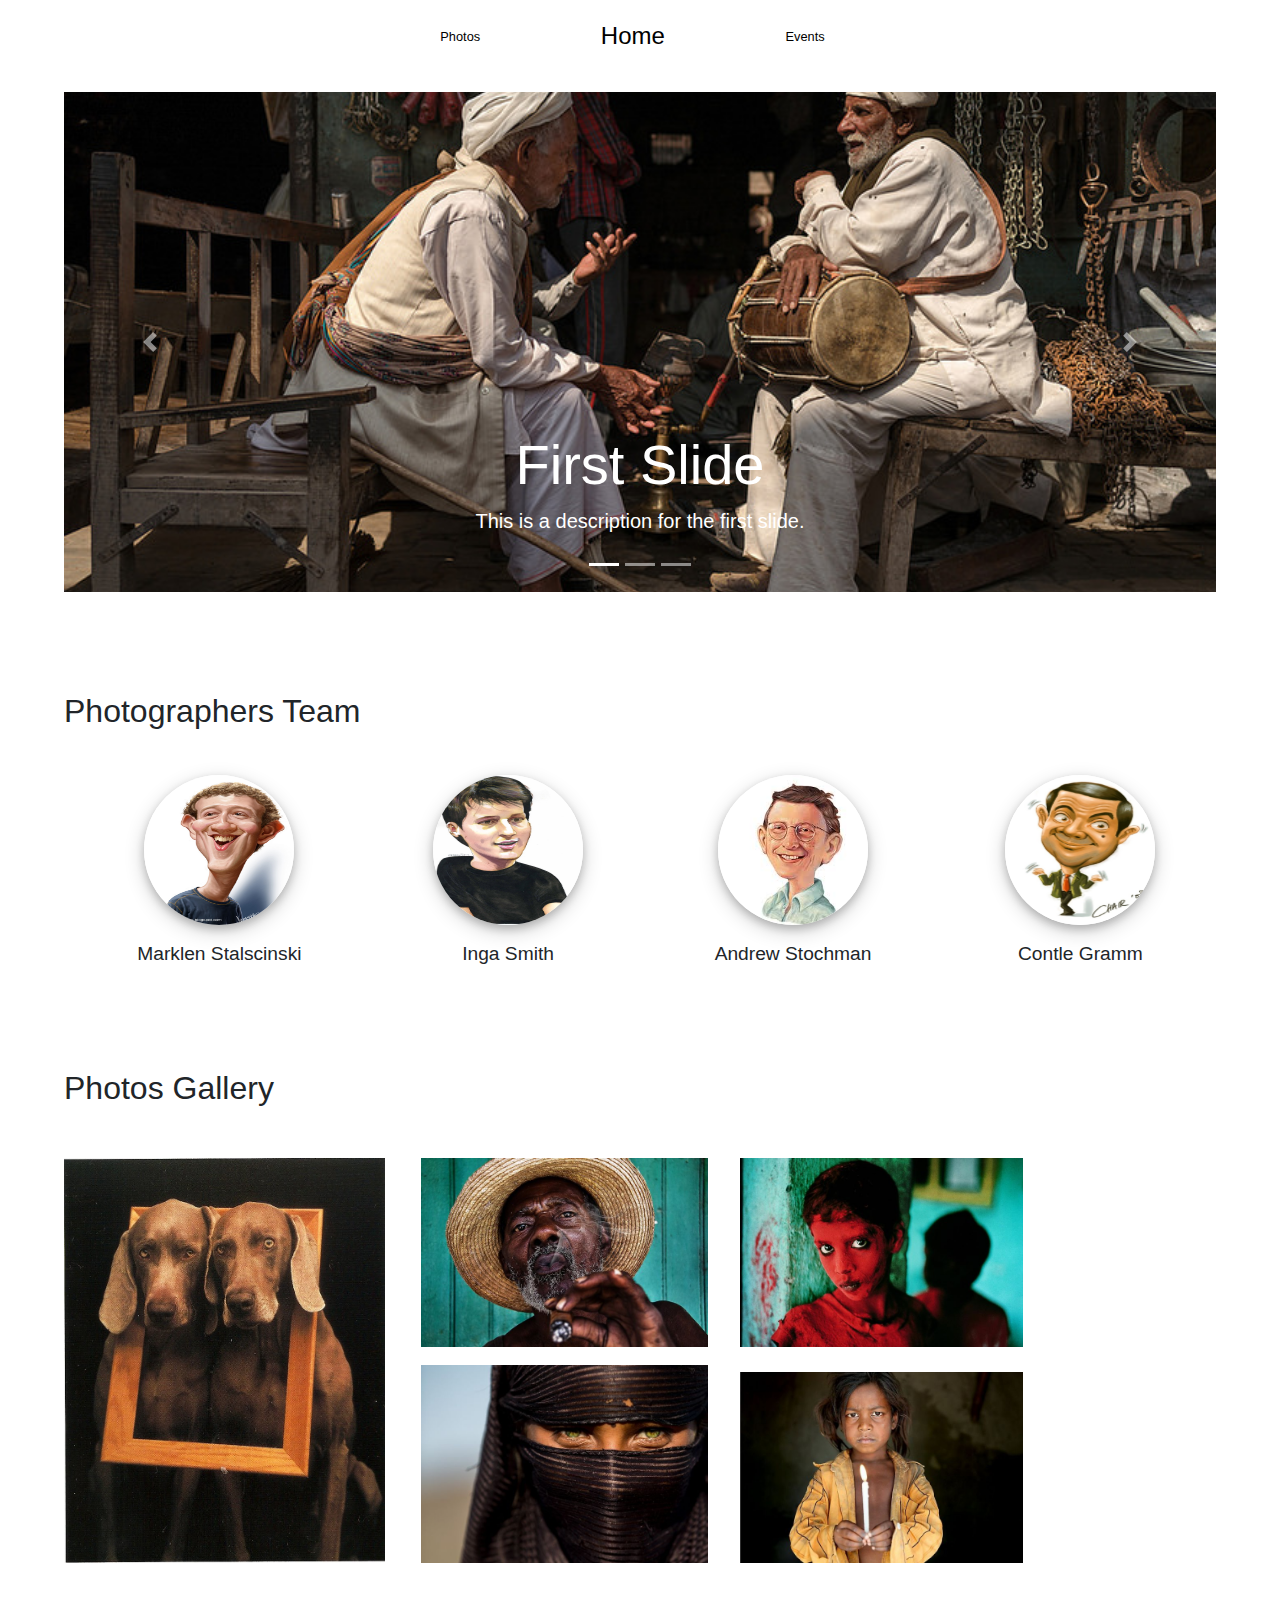
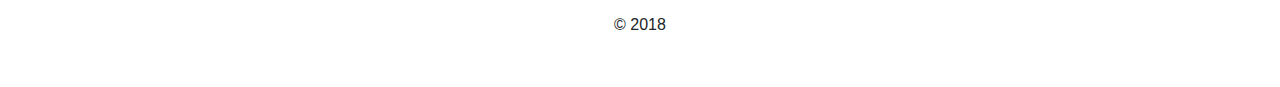
<file: index.html>
<!DOCTYPE html>
<html>
<head>
    <meta charset="utf-8">
    <title>plusminus</title>
  	<meta name="viewport" content="width=device-width, initial-scale=1">
    <link rel="stylesheet" href="https://maxcdn.bootstrapcdn.com/bootstrap/4.1.3/css/bootstrap.min.css">
    <link rel="stylesheet/less" type="text/css" href="cssANDless/style.less">
    <script src="https://ajax.googleapis.com/ajax/libs/jquery/3.3.1/jquery.min.js"></script>
    <script src="https://stackpath.bootstrapcdn.com/bootstrap/4.2.1/js/bootstrap.bundle.min.js"></script>
    <script src="js/less.min.js" ></script>
    
</head>
<body>
       <nav class="navbar container-fluid">
           <ul class="nav col-sm-5">
             	<li>
             		<a href="photos.html">Photos</a>
             	</li>
             	<li >
             		<a href="#" class="active">Home</a>
             	</li>
             	<li>
             		<a href="events.html">Events</a>
             	</li>
           </ul>
       </nav>
   <header>
   	  <div id="carouselExampleIndicators" class="carousel slide" data-ride="carousel">
   	    <ol class="carousel-indicators">
   	      <li data-target="#carouselExampleIndicators" data-slide-to="0" class="active"></li>
   	      <li data-target="#carouselExampleIndicators" data-slide-to="1"></li>
   	      <li data-target="#carouselExampleIndicators" data-slide-to="2"></li>
   	    </ol>
   	    <div class="carousel-inner" role="listbox">
   	      <div class="carousel-item active" style="background-image: url('photos/1.jpg')">
   	        <div class="carousel-caption d-none d-md-block">
   	          <h3 class="display-4">First Slide</h3>
   	          <p class="lead">This is a description for the first slide.</p>
   	        </div>
   	      </div>
	      <div class="carousel-item" style="background-image: url('photos/2.jpg')">
	        <div class="carousel-caption d-none d-md-block">
	          <h3 class="display-4">Second Slide</h3>
	          <p class="lead">This is a description for the second slide.</p>
	        </div>
	      </div>
	      <div class="carousel-item" style="background-image: url('photos/3.jpg')">
	        <div class="carousel-caption d-none d-md-block">
	          <h3 class="display-4">Third Slide</h3>
	          <p class="lead">This is a description for the third slide.</p>
	        </div>
	      </div>
	    </div>
	    <a class="carousel-control-prev" href="#carouselExampleIndicators" role="button" data-slide="prev">
        <span class="carousel-control-prev-icon" aria-hidden="true"></span>
        <span class="sr-only">Previous</span>
      </a>
	    <a class="carousel-control-next" href="#carouselExampleIndicators" role="button" data-slide="next">
        <span class="carousel-control-next-icon" aria-hidden="true"></span>
        <span class="sr-only">Next</span>
      </a>
	  </div>
	</header>
   <article class="team-article">
      <h2>Photographers Team</h2>
       <div class="container-block-team d-column d-sm-flex">
               <div class="img-team">
                  <div>
                    <img src="photos/team1.png" class="img-circle">
                  </div>
                  <div class="name-of-ph col-6 col-sm-12">
                    <span>Marklen Stalscinski</span>
                  </div>
               </div>
               <div class="img-team">
                  <div>
                    <img src="photos/team2.jpg" class="img-circle">
                  </div>
                  <div class="name-of-ph col-6 col-sm-12">
                    <span>Inga Smith</span>
                  </div>
               </div>
               
               <div class="img-team">
                  <div>
                    <img src="photos/team3.jpg" class="img-circle">
                  </div>
                  <div class="name-of-ph col-6 col-sm-12">
                    <span>Andrew Stochman</span>
                  </div>
               </div>
               
               <div class="img-team">
                  <div>
                    <img src="photos/team4.jpg" class="img-circle">
                  </div>
                  <div class="name-of-ph col-6 col-sm-12">
                    <span>Contle Gramm</span>
                  </div>
               </div>
       </div>
  </article>
  <section class="photo-row">
    <h2>Photos Gallery</h2>
    <div class="d-sm-flex">
      <div>
        <img src="photos/10.jpg" class="photo heighter">
      </div>
      <div class="photo-column ">
        <img src="photos/12.jpg" class="photo wide" >
        <img src="photos/14.jpg" class="photo wide">
      </div>
      <div class="photo-column ">
        <img src="photos/20.jpg" class="photo wide">
        <img src="photos/19.jpg" class="photo wide">
      </div>
    </div>
  </section>
   <footer>
       <p class="text-center">&copy 2018</p>
   </footer>
   <div id="myModal" class="modal">
      <span class="close">&times;</span>
      <div class="modal-content">
        <img src="photos/20.jpg" id="mySlide">
        <a class="prev">&#10094;</a>
        <a class="next">&#10095;</a>
      </div>
    </div>
   <script type="text/javascript" src="js/script.js" ></script>
</body>
</html>
</file>
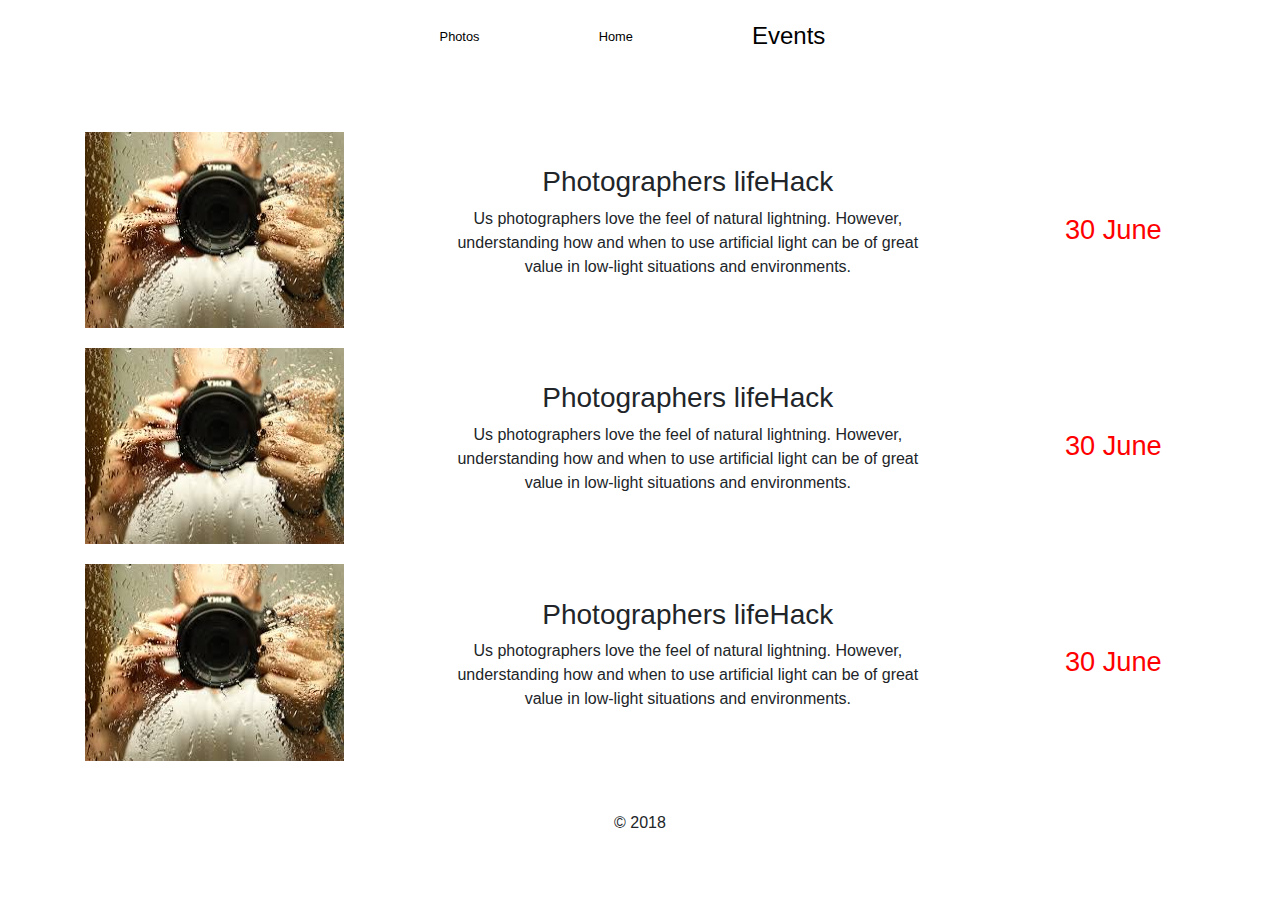
<file: events.html>
<!DOCTYPE html>
<html>
<head>
    <meta charset="utf-8">
    <title>plusminus</title>
    <meta name="viewport" content="width=device-width, initial-scale=1">
    <link rel="stylesheet" href="https://maxcdn.bootstrapcdn.com/bootstrap/4.1.3/css/bootstrap.min.css">
    <link rel="stylesheet/less" type="text/css" href="cssANDless/style.less">
    <script src="https://ajax.googleapis.com/ajax/libs/jquery/3.3.1/jquery.min.js"></script>
    <script src="https://stackpath.bootstrapcdn.com/bootstrap/4.2.1/js/bootstrap.bundle.min.js"></script>
    <script src="js/less.min.js" ></script>
</head>
<body>
   <nav class="navbar container-fluid">
       <ul class="nav col-sm-5">
          <li>
            <a href="photos.html">Photos</a>
          </li>
          <li >
            <a href="index.html">Home</a>
          </li>
          <li>
            <a href="#" class="active">Events</a>
          </li>
       </ul>
   </nav>
   <article>
       <div class="container mainevents">
          
          <div class="events">
            <img src="photos/events1.jpg" class="img">
            <div class="description d-none d-md-block">
              <h3>Photographers lifeHack</h3>
              <p>Us photographers love the feel of natural lightning. However, understanding how and when to use artificial light can be of great value in low-light situations and environments.</p>
            </div>
            <div class="date">
              <span>30 June</span>
            </div>
          </div>
          <div class="events">
            <img src="photos/events1.jpg" class="img">
            <div class="description  d-none d-md-block">
              <h3>Photographers lifeHack</h3>
              <p>Us photographers love the feel of natural lightning. However, understanding how and when to use artificial light can be of great value in low-light situations and environments.</p>
            </div>
            <div class="date">
              <span>30 June</span>
            </div>
          </div>
          <div class="events">
            <img src="photos/events1.jpg" class="img">
            <div class="description d-none d-md-block">
              <h3>Photographers lifeHack</h3>
              <p>Us photographers love the feel of natural lightning. However, understanding how and when to use artificial light can be of great value in low-light situations and environments.</p>
            </div>
            <div class="date">
              <span>30 June</span>
            </div>
          </div>
       </div>    
    </article>
   <footer>
       <p class="text-center">&copy 2018</p>
   </footer>
</body>
</html>
</file>
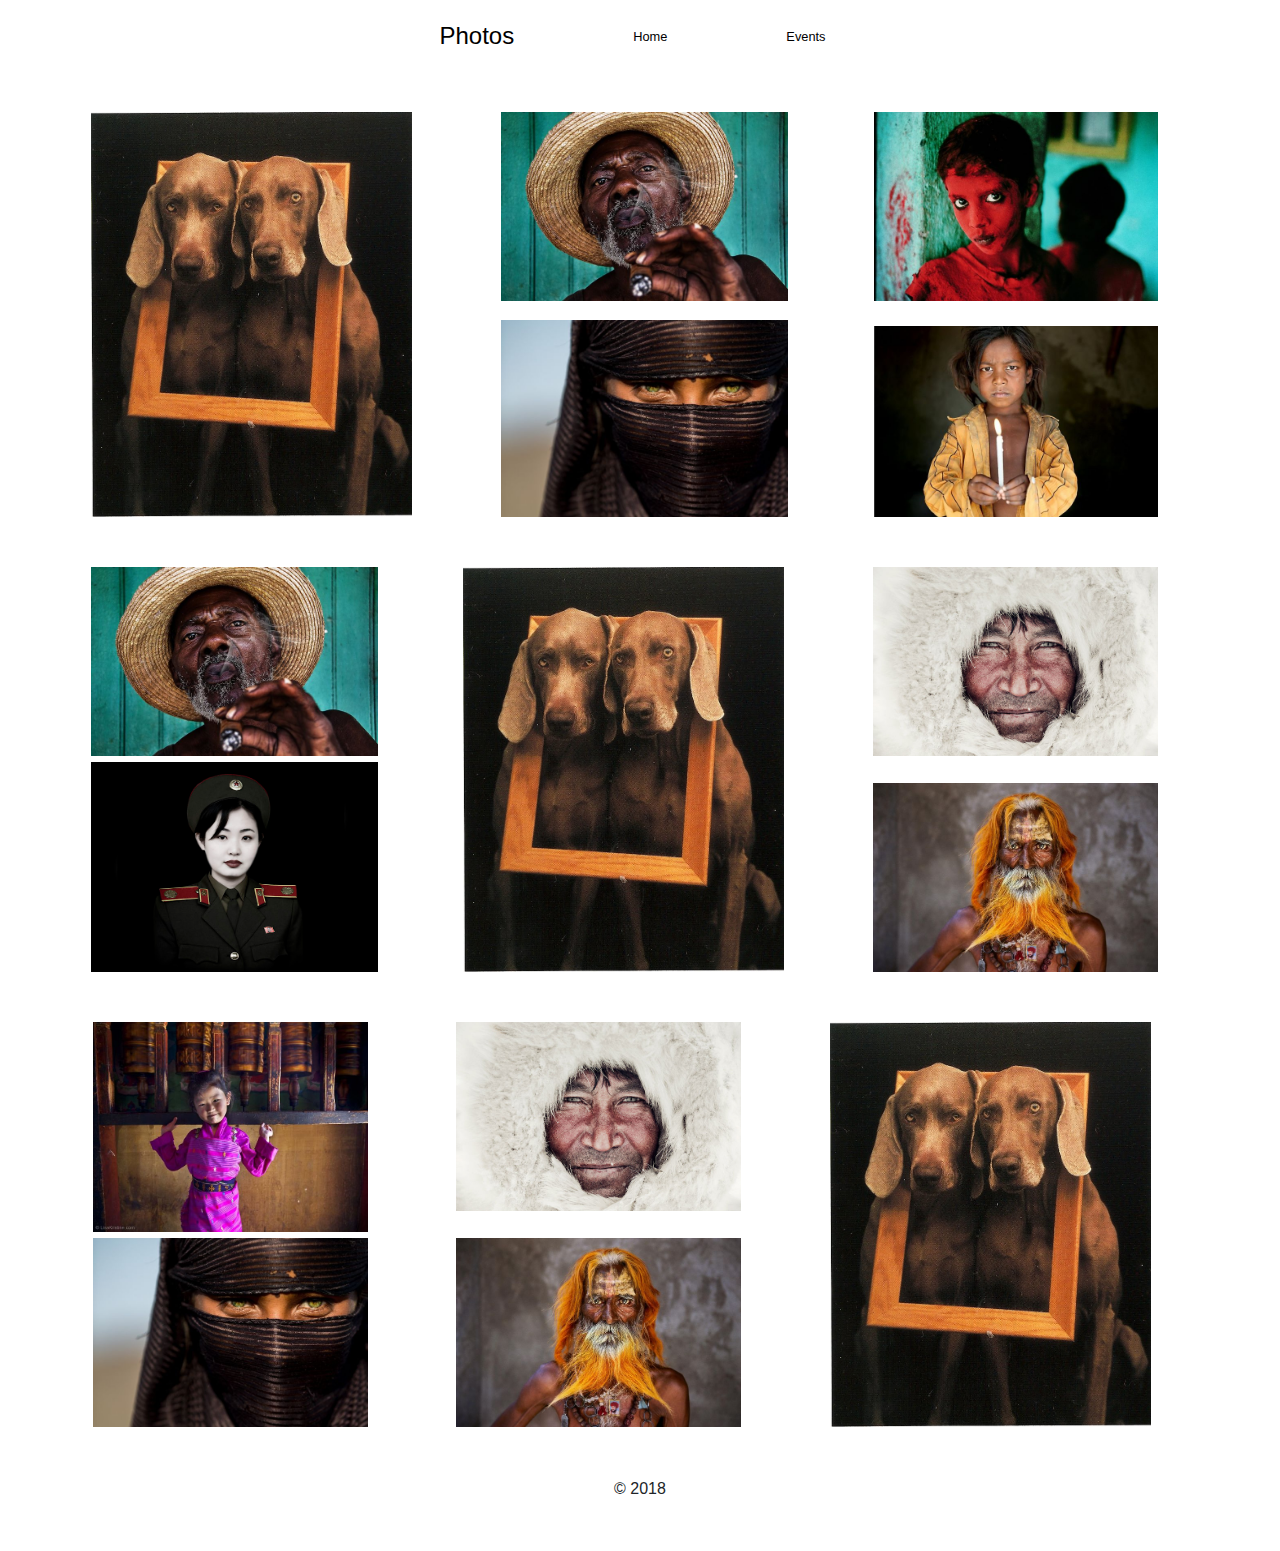
<file: photos.html>
<!DOCTYPE html>
<html>
<head>
    <meta charset="utf-8">
    <title>plusminus</title>
    <meta name="viewport" content="width=device-width, initial-scale=1">
    <link rel="stylesheet" href="https://maxcdn.bootstrapcdn.com/bootstrap/4.1.3/css/bootstrap.min.css">
    <link rel="stylesheet/less" type="text/css" href="cssANDless/style.less">
    <script src="https://ajax.googleapis.com/ajax/libs/jquery/3.3.1/jquery.min.js"></script>
    <script src="https://stackpath.bootstrapcdn.com/bootstrap/4.2.1/js/bootstrap.bundle.min.js"></script>
    <script src="js/less.min.js" ></script>    
</head>
<body>
   <nav class="navbar container-fluid">
       <ul class="nav col-sm-5">
          <li>
            <a href="#" class="active">Photos</a>
          </li>
          <li >
            <a href="index.html">Home</a>
          </li>
          <li>
            <a href="events.html">Events</a>
          </li>
       </ul>
   </nav>
   <section>
      <div class="photo-row d-sm-flex">
        <div>
          <img src="photos/10.jpg" class="photo heighter">
        </div>
        <div class="photo-column ">
          <img src="photos/12.jpg" class="photo wide" >
          <img src="photos/14.jpg" class="photo wide">
        </div>
        <div class="photo-column ">
          <img src="photos/20.jpg" class="photo wide">
          <img src="photos/19.jpg" class="photo wide">
        </div>
      </div>
      <div class="photo-row d-sm-flex">
          <div class="photo-column">
            <img src="photos/12.jpg" class="photo wide">
            <img src="photos/15.jpg" class="photo wide">
          </div>
          <div>
            <img src="photos/10.jpg" class="photo heighter">
          </div>
          <div class="photo-column">
            <img src="photos/16.jpg" class="photo wide">
            <img src="photos/26.jpg" class="photo wide">
          </div>
      </div>
      <div class="photo-row d-sm-flex">
          <div class="photo-column">
            <img src="photos/22.jpg" class="photo wide">
            <img src="photos/14.jpg" class="photo wide">
          </div>
          <div class="photo-column">
            <img src="photos/16.jpg" class="photo wide">
            <img src="photos/26.jpg" class="photo wide">
          </div>
          <div>
           <img src="photos/10.jpg" class="photo heighter">
          </div>
      </div>
   </section>
   <footer>
       <p class="text-center">&copy 2018</p>
   </footer>
    <div id="myModal" class="modal">
      <span class="close">&times;</span>
      <div class="modal-content">
        <img src="photos/20.jpg" id="mySlide">
        <a class="prev">&#10094;</a>
        <a class="next">&#10095;</a>
      </div>
    </div>

    <script type="text/javascript" src="js/script.js" ></script>

</body>
</html>
</file>
